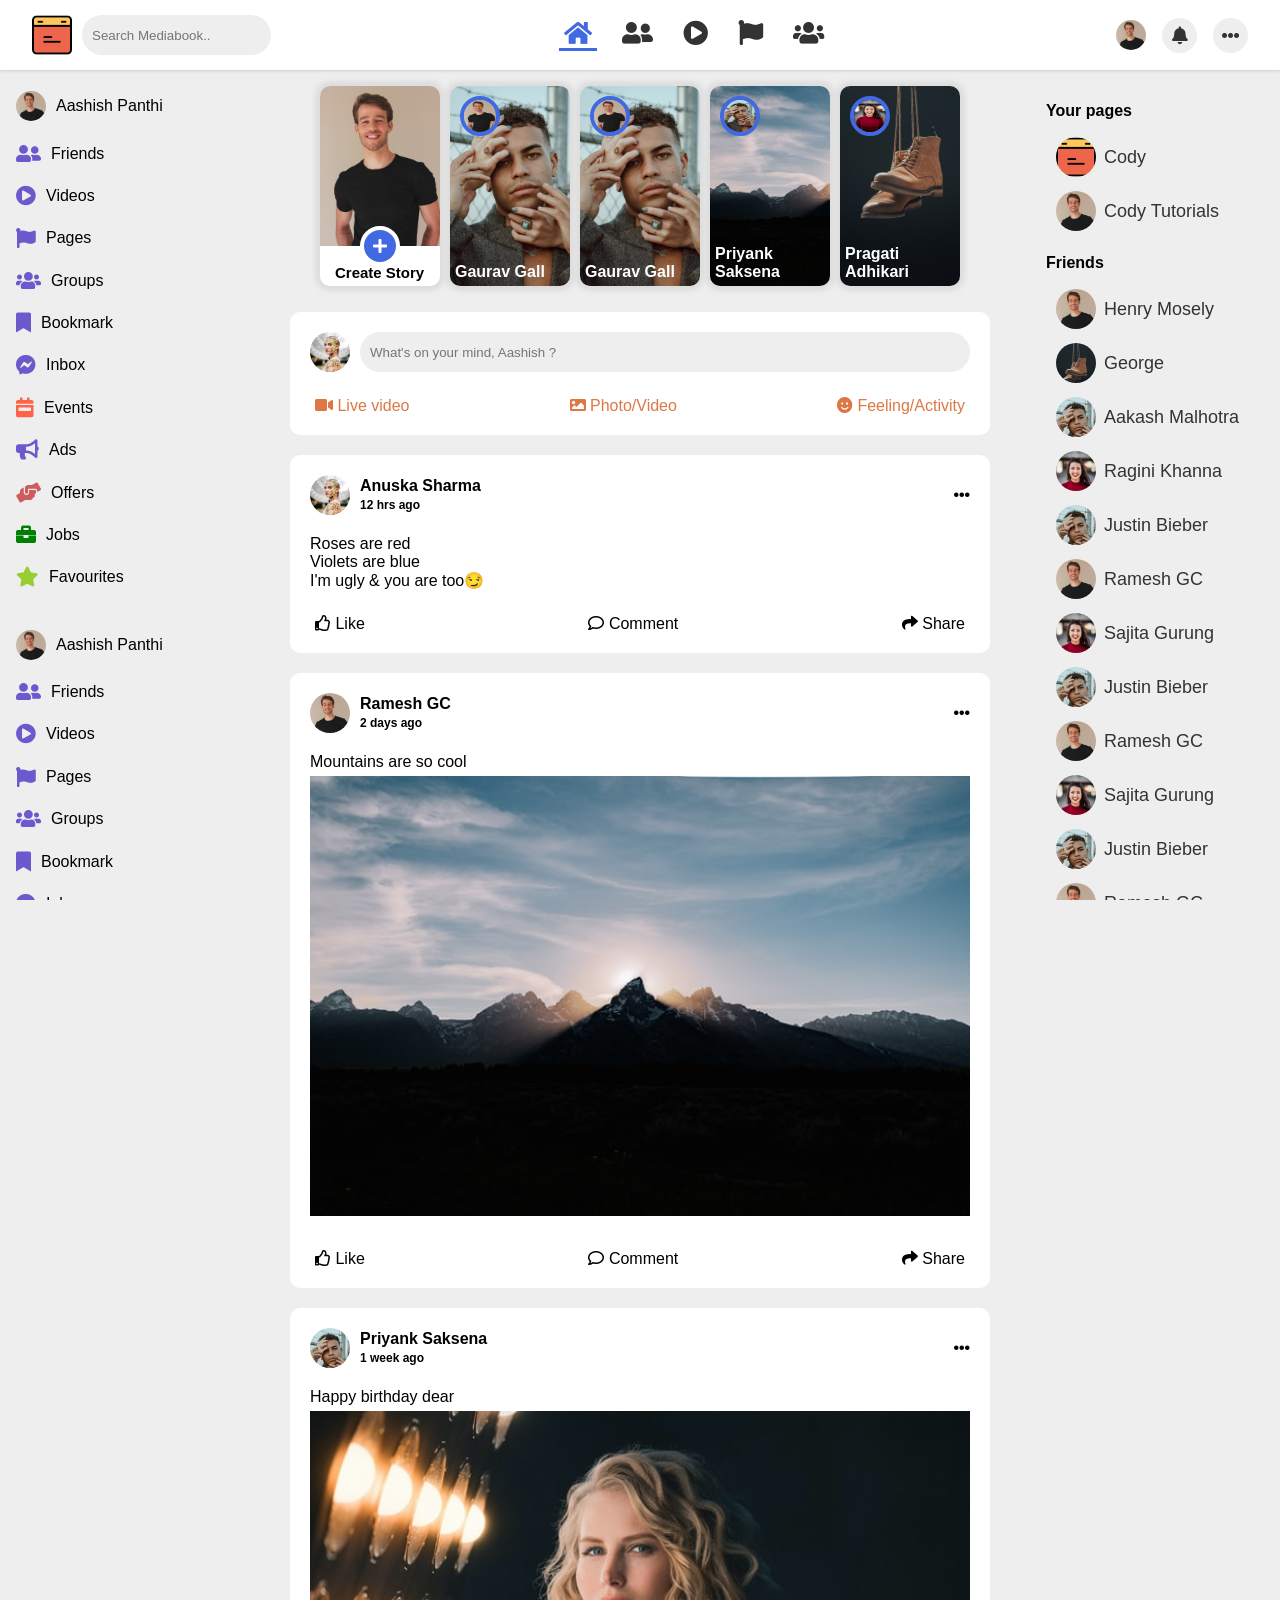
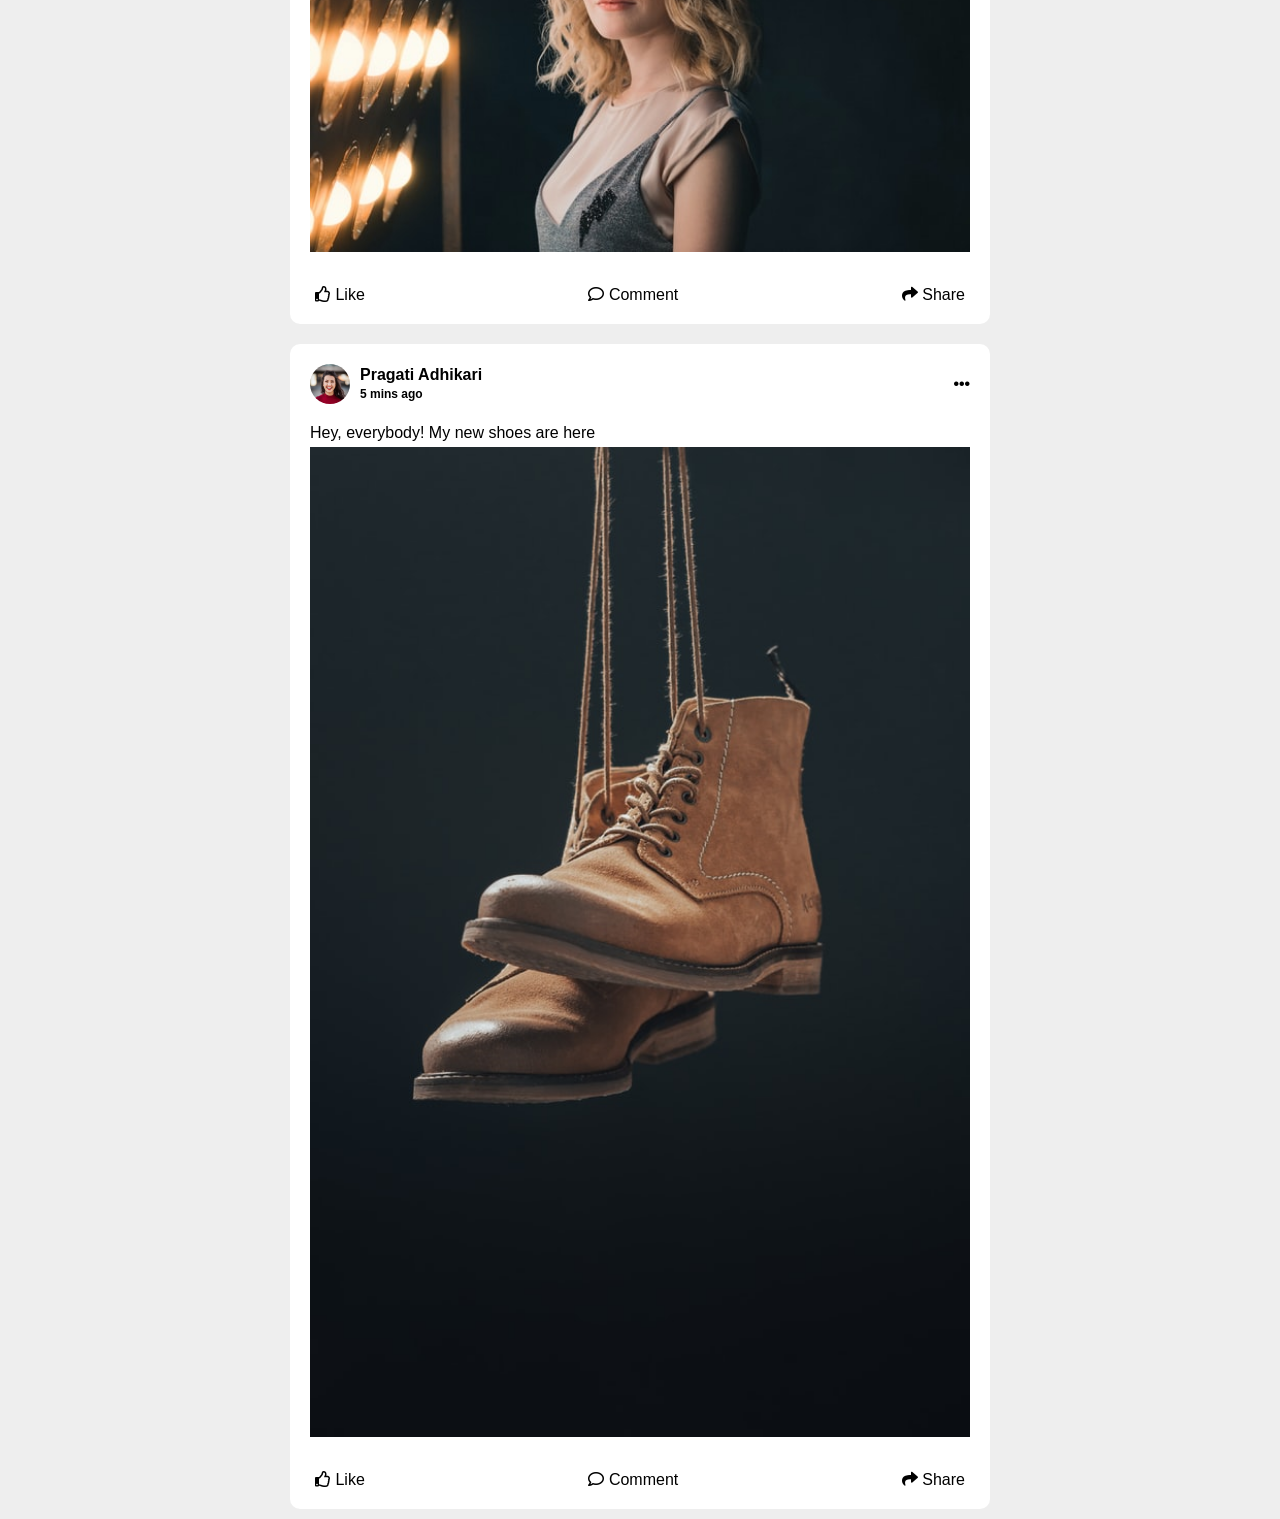
<file: index.html>
<!DOCTYPE html>
<html lang="en">

<head>
    <meta charset="UTF-8">
    <meta http-equiv="X-UA-Compatible" content="IE=edge">
    <meta name="viewport" content="width=device-width, initial-scale=1.0">


    <link rel="shortcut icon" href="./images/logo.png" type="image/x-icon">
    <link rel="stylesheet" href="https://cdnjs.cloudflare.com/ajax/libs/font-awesome/5.15.4/css/all.min.css"
        integrity="sha512-1ycn6IcaQQ40/MKBW2W4Rhis/DbILU74C1vSrLJxCq57o941Ym01SwNsOMqvEBFlcgUa6xLiPY/NS5R+E6ztJQ=="
        crossorigin="anonymous" referrerpolicy="no-referrer" />
    <link rel="stylesheet" href="style.css">
    <title>MediaBook</title>
</head>

<body>
    <nav>
        <div class="nav-left">
            <img src="./images/logo.png" alt="Logo">
            <input type="text" placeholder="Search Mediabook..">
        </div>

        <div class="nav-middle">
            <a href="#" class="active">
                <i class="fa fa-home"></i>
            </a>

            <a href="#">
                <i class="fa fa-user-friends"></i>
            </a>

            <a href="#">
                <i class="fa fa-play-circle"></i>
            </a>
            <a href="#">
                <i class="fa fa-flag"></i>
            </a>
            <a href="#">
                <i class="fa fa-users"></i>
            </a>
        </div>

        <div class="nav-right">
            <span class="profile"></span>

            <a href="#">
                <i class="fa fa-bell"></i>
            </a>

            <a href="#">
                <i class="fas fa-ellipsis-h"></i>
            </a>
        </div>
    </nav>


    <div class="container">



        <div class="left-panel">
            <ul>
                <li>
                    <span class="profile"></span>
                    <p>Aashish Panthi</p>
                </li>
                <li>
                    <i class="fa fa-user-friends"></i>
                    <p>Friends</p>
                </li>
                <li>
                    <i class="fa fa-play-circle"></i>
                    <p>Videos</p>
                </li>
                <li>
                    <i class="fa fa-flag"></i>
                    <p>Pages</p>
                </li>
                <li>
                    <i class="fa fa-users"></i>
                    <p>Groups</p>
                </li>
                <li>
                    <i class="fa fa-bookmark"></i>
                    <p>Bookmark</p>
                </li>
                <li>
                    <i class="fab fa-facebook-messenger"></i>
                    <p>Inbox</p>
                </li>
                <li>
                    <i class="fas fa-calendar-week"></i>
                    <p>Events</p>
                </li>
                <li>
                    <i class="fa fa-bullhorn"></i>
                    <p>Ads</p>
                </li>
                <li>
                    <i class="fas fa-hands-helping"></i>
                    <p>Offers</p>
                </li>
                <li>
                    <i class="fas fa-briefcase"></i>
                    <p>Jobs</p>
                </li>
                <li>
                    <i class="fa fa-star"></i>
                    <p>Favourites</p>
                </li>
            </ul>

            <ul>
                <li>
                    <span class="profile"></span>
                    <p>Aashish Panthi</p>
                </li>
                <li>
                    <i class="fa fa-user-friends"></i>
                    <p>Friends</p>
                </li>
                <li>
                    <i class="fa fa-play-circle"></i>
                    <p>Videos</p>
                </li>
                <li>
                    <i class="fa fa-flag"></i>
                    <p>Pages</p>
                </li>
                <li>
                    <i class="fa fa-users"></i>
                    <p>Groups</p>
                </li>
                <li>
                    <i class="fa fa-bookmark"></i>
                    <p>Bookmark</p>
                </li>
                <li>
                    <i class="fab fa-facebook-messenger"></i>
                    <p>Inbox</p>
                </li>
                <li>
                    <i class="fas fa-calendar-week"></i>
                    <p>Events</p>
                </li>
                <li>
                    <i class="fa fa-bullhorn"></i>
                    <p>Ads</p>
                </li>
                <li>
                    <i class="fas fa-hands-helping"></i>
                    <p>Offers</p>
                </li>
                <li>
                    <i class="fas fa-briefcase"></i>
                    <p>Jobs</p>
                </li>
                <li>
                    <i class="fa fa-star"></i>
                    <p>Favourites</p>
                </li>
            </ul>

            <div class="footer-links">
                <a href="#">Privacy</a>
                <a href="#">Terms</a>
                <a href="#">Advance</a>
                <a href="#">More</a>
            </div>
        </div>


        <div class="middle-panel">

            <div class="story-section">

                <div class="story create">
                    <div class="dp-image">
                        <img src="./images/dp.jpg" alt="Profile pic">
                    </div>
                    <span class="dp-container">
                        <i class="fa fa-plus"></i>
                    </span>
                    <span class="name">Create Story</span>
                </div>

                <!-- <div class="story other">


                </div> -->


                <div class="story">
                    <img src="./images/boy.jpg" alt="Story image">
                    <span class="dp-container">
                        <img src="./images/dp.jpg" alt="Profile pic">
                    </span>
                    <span class="name">Gaurav Gall</span>
                </div>

                <div class="story">
                    <img src="./images/boy.jpg" alt="Story image">
                    <span class="dp-container">
                        <img src="./images/dp.jpg" alt="Profile pic">
                    </span>
                    <span class="name">Gaurav Gall</span>
                </div>

                <div class="story">
                    <img src="./images/mountains.jpg" alt="Story image">
                    <span class="dp-container">
                        <img src="./images/boy.jpg" alt="Profile pic">
                    </span>
                    <span class="name">Priyank Saksena</span>
                </div>

                <div class="story">
                    <img src="./images/shoes.jpg" alt="Story image">
                    <span class="dp-container">
                        <img src="./images/model.jpg" alt="Profile pic">
                    </span>
                    <span class="name">Pragati Adhikari</span>
                </div>
            </div>

            <div class="post create">
                <div class="post-top">
                    <div class="dp">
                        <img src="./images/girl.jpg" alt="">
                    </div>
                    <input type="text" placeholder="What's on your mind, Aashish ?" />
                </div>

                <div class="post-bottom">
                    <div class="action">
                        <i class="fa fa-video"></i>
                        <span>Live video</span>
                    </div>
                    <div class="action">
                        <i class="fa fa-image"></i>
                        <span>Photo/Video</span>
                    </div>
                    <div class="action">
                        <i class="fa fa-smile"></i>
                        <span>Feeling/Activity</span>
                    </div>
                </div>
            </div>

            <div class="post">
                <div class="post-top">
                    <div class="dp">
                        <img src="./images/girl.jpg" alt="">
                    </div>
                    <div class="post-info">
                        <p class="name">Anuska Sharma</p>
                        <span class="time">12 hrs ago</span>
                    </div>
                    <i class="fas fa-ellipsis-h"></i>
                </div>

                <div class="post-content">
                    Roses are red <br>
                    Violets are blue <br>
                    I'm ugly & you are too😏
                </div>

                <div class="post-bottom">
                    <div class="action">
                        <i class="far fa-thumbs-up"></i>
                        <span>Like</span>
                    </div>
                    <div class="action">
                        <i class="far fa-comment"></i>
                        <span>Comment</span>
                    </div>
                    <div class="action">
                        <i class="fa fa-share"></i>
                        <span>Share</span>
                    </div>
                </div>
            </div>

            <div class="post">
                <div class="post-top">
                    <div class="dp">
                        <img src="./images/dp.jpg" alt="">
                    </div>
                    <div class="post-info">
                        <p class="name">Ramesh GC</p>
                        <span class="time">2 days ago</span>
                    </div>
                    <i class="fas fa-ellipsis-h"></i>
                </div>

                <div class="post-content">
                    Mountains are so cool
                    <img src="images/mountains.jpg" />
                </div>

                <div class="post-bottom">
                    <div class="action">
                        <i class="far fa-thumbs-up"></i>
                        <span>Like</span>
                    </div>
                    <div class="action">
                        <i class="far fa-comment"></i>
                        <span>Comment</span>
                    </div>
                    <div class="action">
                        <i class="fa fa-share"></i>
                        <span>Share</span>
                    </div>
                </div>
            </div>

            <div class="post">
                <div class="post-top">
                    <div class="dp">
                        <img src="./images/boy.jpg" alt="">
                    </div>
                    <div class="post-info">
                        <p class="name">Priyank Saksena</p>
                        <span class="time">1 week ago</span>
                    </div>
                    <i class="fas fa-ellipsis-h"></i>
                </div>
                <div class="post-content">
                    Happy birthday dear
                    <img src="./images/girl_with_light.jpg" alt="Mountains">
                </div>
                <div class="post-bottom">
                    <div class="action">
                        <i class="far fa-thumbs-up"></i>
                        <span>Like</span>
                    </div>
                    <div class="action">
                        <i class="far fa-comment"></i>
                        <span>Comment</span>
                    </div>
                    <div class="action">
                        <i class="fa fa-share"></i>
                        <span>Share</span>
                    </div>
                </div>
            </div>

            <div class="post">
                <div class="post-top">
                    <div class="dp">
                        <img src="./images/model.jpg" alt="">
                    </div>
                    <div class="post-info">
                        <p class="name">Pragati Adhikari</p>
                        <span class="time">5 mins ago</span>
                    </div>
                    <i class="fas fa-ellipsis-h"></i>
                </div>
                <div class="post-content">
                    Hey, everybody! My new shoes are here
                    <img src="./images/shoes.jpg" alt="Shoes">
                </div>
                <div class="post-bottom">
                    <div class="action">
                        <i class="far fa-thumbs-up"></i>
                        <span>Like</span>
                    </div>
                    <div class="action">
                        <i class="far fa-comment"></i>
                        <span>Comment</span>
                    </div>
                    <div class="action">
                        <i class="fa fa-share"></i>
                        <span>Share</span>
                    </div>
                </div>
            </div>

        </div>


        <div class="right-panel">


            <div class="pages-section">
                <h4>Your pages</h4>
                <a class='page' href="#">
                    <div class="dp">
                        <img src="./images/logo.png" alt="">
                    </div>
                    <p class="name">Cody</p>
                </a>

                <a class='page' href="#">
                    <div class="dp">
                        <img src="./images/dp.jpg" alt="">
                    </div>
                    <p class="name">Cody Tutorials</p>
                </a>
            </div>

            <div class="friends-section">
                <h4>Friends</h4>
                <a class='friend' href="#">
                    <div class="dp">
                        <img src="./images/dp.jpg" alt="">
                    </div>
                    <p class="name">Henry Mosely</p>
                </a>

                <a class='friend' href="#">
                    <div class="dp">
                        <img src="./images/shoes.jpg" alt="">
                    </div>
                    <p class="name">George</p>
                </a>

                <a class="friend" href="#">
                    <div class="dp">
                        <img src="./images/boy.jpg" alt="">
                    </div>
                    <p class="name">Aakash Malhotra</p>
                </a>

                <a class="friend" href="#">
                    <div class="dp">
                        <img src="./images/model.jpg" alt="">
                    </div>
                    <p class="name">Ragini Khanna</p>
                </a>
                <a class="friend" href="#">
                    <div class="dp">
                        <img src="./images/boy.jpg" alt="">
                    </div>
                    <p class="name">Justin Bieber</p>
                </a>

                <a class="friend" href="#">
                    <div class="dp">
                        <img src="./images/dp.jpg" alt="">
                    </div>
                    <p class="name">Ramesh GC</p>
                </a>

                <a class="friend" href="#">
                    <div class="dp">
                        <img src="./images/model.jpg" alt="">
                    </div>
                    <p class="name">Sajita Gurung</p>
                </a><a class="friend" href="#">
                    <div class="dp">
                        <img src="./images/boy.jpg" alt="">
                    </div>
                    <p class="name">Justin Bieber</p>
                </a>

                <a class="friend" href="#">
                    <div class="dp">
                        <img src="./images/dp.jpg" alt="">
                    </div>
                    <p class="name">Ramesh GC</p>
                </a>

                <a class="friend" href="#">
                    <div class="dp">
                        <img src="./images/model.jpg" alt="">
                    </div>
                    <p class="name">Sajita Gurung</p>
                </a><a class="friend" href="#">
                    <div class="dp">
                        <img src="./images/boy.jpg" alt="">
                    </div>
                    <p class="name">Justin Bieber</p>
                </a>

                <a class="friend" href="#">
                    <div class="dp">
                        <img src="./images/dp.jpg" alt="">
                    </div>
                    <p class="name">Ramesh GC</p>
                </a>

                <a class="friend" href="#">
                    <div class="dp">
                        <img src="./images/model.jpg" alt="">
                    </div>
                    <p class="name">Sajita Gurung</p>
                </a>

            </div>


        </div>
    </div>
</body>

</html>
</file>
<file: style.css>
*{
    margin:0;
    padding:0;
    box-sizing: border-box;
    font-family: sans-serif;
}

nav{
    height:70px;
    width:100%;
    padding: 0 2rem;
    display:flex;
    justify-content: space-between;
    background-color: #fff;
    box-shadow: 0px 1px 3px #ccc;
    position:sticky;
    top:0;
    z-index:99;
}

nav .nav-left, nav .nav-right{
    display:flex;
    align-items: center;
}

nav .nav-left > img{
    width:40px;
}

nav .nav-left > input{
    height:40px;
    padding:5px 10px;
    border:none;
    border-radius: 25px;
    outline:none;
    background-color: #eee;
    margin-left: 10px;
}

nav .nav-middle{
    display:flex;
    /* align-items:flex-end; */
    padding-bottom: 5px;
    align-items: center;
}

nav .nav-middle a{
    text-decoration: none;
    color:#333;
    padding:5px;
    margin:0px 10px;
}

nav .nav-middle a.active{
    color:royalblue;
    position:relative;
}

nav .nav-middle a.active::after{
    content:'';
    width:100%;
    height:3px;
    position:absolute;
    bottom:0;
    left:0;
    background:royalblue;
}

nav .nav-middle a > i{
    font-size: 25px;
}

nav .nav-right .profile, .container .left-panel .profile{
    background: url('./images/dp.jpg');
    height:30px;
    width:30px;
    background-size: cover;
    border-radius: 50%;
    cursor: pointer;
}

nav .nav-right a{
    text-decoration: none;
    color:#333;
    height:35px;
    width:35px;
    border-radius: 50%;
    background:#eee;
    display:grid;
    place-items: center;
    margin-left:1rem;
}

nav .nav-right a > i{
    font-size:18px;
}


.container{
    background:#eee;
    display:flex;
}

.container .left-panel, .container .right-panel{
    position: sticky;
    top:70px;
    width:250px;
    height:calc(100vh - 70px);
    overflow:hidden;
    overflow-y: scroll;
}

.container .left-panel ul{
    padding:10px 0px;
}

.container .left-panel ul li{
    list-style: none;
    display: flex;
    padding:.7rem 1rem;
    align-items: center;
    transition: .3s;
    border-radius: 5px;
    cursor: pointer;
}

.container .left-panel ul li:hover{
    background:#ddd;
}

.container .left-panel ul li > p{
    margin-left: 10px;
}

.container .left-panel ul li > i{
    font-size:20px;
    color:slateblue;
}

.container .left-panel ul li > i.fa-calendar-week{
    color:tomato;
}

.container .left-panel ul li i.fa-briefcase{
    color:green;
}

.container .left-panel ul li i.fa-star{
    color:yellowgreen;
}

.container .left-panel ul li i.fa-hands-helping{
    color:indianred;
}

.container .left-panel .footer-links{
    padding:5px 1rem;
}

.container .left-panel .footer-links a{
    text-decoration: none;
    color:#333;
    font-size:12px;
}

.middle-panel{
    flex:1;
    display:flex;
    flex-direction: column;
    align-items:center;

    /* overflow:hidden;
    overflow-y: scroll; */
}

.middle-panel .story-section{
    display:flex;
    padding:1rem;
}

.middle-panel .story-section .story{
    width:120px;
    height:200px;
    border-radius: 10px;
    position: relative;
    overflow:hidden;
    cursor: pointer;
    margin:0px 5px;
    box-shadow: 0 0 5px 5px #ddd;
    background:#fff;
}

.middle-panel .story-section .story > img{
    height:100%;
    transition:.3s ease-in;
}

.middle-panel .story-section .story:hover > img{
    transform:scale(1.05);
}

.middle-panel .story-section .story .dp-container{
    width:40px;
    height:40px;
    border-radius: 50%;
    overflow:hidden;
    position:absolute;
    top:10px;
    left:10px;
    border:royalblue 4px solid; 
}

.middle-panel .story-section .story .dp-container > img{
    width:100%;
    height:100%;
}

.middle-panel .story-section .story .name{
    position:absolute;
    bottom:0px;
    left:0px;
    padding:5px;
    color:#fff;
    font-weight:bold;
}

.middle-panel .story-section .story.create .dp-image{
    height:80%;
    overflow:hidden;
}

.middle-panel .story-section .story.create .dp-image img{
    width:100%;
}

.middle-panel .story-section .story.create .dp-container{
    top:70%;
    left:50%;
    transform: translateX(-50%);
    display:grid;
    place-items: center;
    background:royalblue;
    border:4px solid #fff;
}

.middle-panel .story-section .story.create .dp-container i{
    color: #fff;
}

.middle-panel .story-section .story.create .name{
    color: #000;
    font-size:15px;
    left:10px;
}

.post{
    width:700px;
    background:#fff;
    border-radius:10px;
    padding:10px;
    margin:10px;
}

.post .post-top{
    display:flex;
    align-items: center;
    padding:10px;
}

.post .post-top .dp{
    width:40px;
    height:40px;
    border-radius: 50%;
    overflow:hidden;
}

.post .post-top .dp > img{
    width:100%;
    cursor:pointer;
}

.post .post-top .post-info{
    margin-left:10px;    
    font-weight: bold;
}

.post .post-top .post-info .name{
    cursor:pointer;
    font-size:16px;
}

.post .post-top .post-info .time{
    font-size:12px;
    cursor:pointer;
}

.post .post-top i{
    margin-left:auto;
    cursor: pointer;
}

.post .post-top > input{
    height:40px;
    padding:5px 10px;
    border-radius:25px;
    outline:none;
    border:none;
    flex:1;
    background:#eee;
    margin-left:10px;
}

.post .post-content{
    font-size:16px;
    font-weight:normal;
    padding:10px;
}

.post .post-content > img{
    width:100%;
    margin:5px 0px;
}

.post .post-bottom{
    box-shadow: 1px solid #ddd;
    display:flex;
    justify-content: space-between;
    padding:5px 5px 0px 5px;
}

.post .post-bottom .action{
    padding:10px;
    border-radius:10px;
    transition: .3s ease-in;
    cursor: pointer;
}

.post .post-bottom .action:hover{
    background:#eee;
}

.post.create .post-bottom > .action{
    color:#d74;
}

.container .right-panel{
    padding:1rem;
}

.right-panel .pages-section,
.right-panel .friends-section{
    margin:1rem 0px;
}

.right-panel .pages-section h4,
.right-panel .friends-section h4{
    margin-bottom:10px;
}

.right-panel .pages-section .page,
.right-panel .friends-section .friend{
    display: flex;
    align-items:center;
    text-decoration: none;
    transition: .3s ease-in-out;
    border-radius: 5px;
    padding:7px 10px;
    color:#333;
}

.right-panel .pages-section .page:hover,
.right-panel .friends-section .friend:hover{
    background:#ddd;
}

.right-panel .pages-section .page > .dp,
.right-panel .friends-section .friend > .dp{
    height:40px;
    width:40px;
    border-radius: 50%;
    overflow:hidden;
    cursor: pointer;
}

.right-panel .pages-section .page > .dp > img, 
.right-panel .friends-section .friend > .dp > img{
    width:100%;
}

.right-panel .pages-section .name, .right-panel .friends-section .name{
    font-size:18px;
    cursor:pointer;
    margin-left:8px;
}


























/* my own */




::-webkit-scrollbar{
    width: 6px;
    background-color: #000;
}
::-webkit-scrollbar-thumb{
    border-radius: 8px;
    /* background: linear-gradient(transparent,#f00); */
    background: linear-gradient(to top,#f00,#ff0,#f0f);

}







/* Extra small devices (phones, 600px and down) */
@media only screen and (min-width: 400px) and (max-width: 600px) {
    body{
        max-width: 600px;
    }

    nav{
        height:25px;
    }

    nav .nav-middle a > i{
        font-size: 12px;
    }

    .container{
        background:#eee;
        display: inline;
    }

    .container .left-panel, .container .right-panel {
        display: none;
        visibility: hidden;
    }

    nav .nav-left{
        display: none;
        visibility: hidden;
    }

    .nav-middle{
        float: left;
    }

    nav .nav-middle a{
        padding:1px;
    }

    nav .nav-right .profile{
        height:16px;
        width:16px;
    }

    nav .nav-right a{
        height:18px;
        width: 18px;
    }
}

/* Small devices (portrait tablets and large phones, 600px and up) */
@media only screen and (min-width: 600px) and (max-width: 768px) {
    body{
        max-width: 768px;
    }

    nav{
        height:30px;
    }

    nav .nav-middle a > i{
        font-size: 14px;
    }

    .container{
        background:#eee;
        display: inline;
    }

    .container .left-panel, .container .right-panel{
        display: none;
        visibility: hidden;
    }

    nav .nav-left{
    display: none;
        visibility: hidden;
    }

    nav .nav-middle a{
        padding:2px;
    }

    nav .nav-right .profile{
        height:19px;
        width:19px;
    }

    nav .nav-right a{
        height:22px;
        width: 22px;
    }
}

/* Medium devices (landscape tablets, 768px and up) */
@media only screen and (min-width: 768px) and (max-width: 992px) {
    body{
        max-width: 992px;
    }

    nav{
        height:40px;
    }

    nav .nav-middle a > i{
        font-size: 16px;
    }

    .container{
        background:#eee;
        display: inline;
    }

    .container .left-panel, .container .right-panel{
        display: none;
        visibility: hidden;
    }

    nav .nav-left{
    display: none;
        visibility: hidden;
    }

    nav .nav-right .profile{
        height:22px;
        width:22px;
    }

    nav .nav-middle a{
        padding:3px;
    }

    nav .nav-right a{
        height:26px;
        width: 26px;
    }
}

/* Large devices (laptops/desktops, 992px and up) */
@media only screen and (min-width: 992px) and (max-width: 1200px) {
    body{
        max-width: 1200px;
    }

    nav{
        height:50px;
    }

    nav .nav-middle a > i{
        font-size: 16px;
    }

    .container .left-panel, .container .right-panel , .nav-left{
        display: none;
        visibility: hidden;
    }

    nav .nav-left{
    display: none;
        visibility: hidden;
    }

    nav .nav-middle a{
        padding:4px;
    }

    nav .nav-right .profile{
        height:26px;
        width:26px;
    }

    nav .nav-right a{
        height:30px;
        width: 30px;
    }
}

/* Extra large devices (large laptops and desktops, 1200px and up) */
/* @media only screen and (min-width: 1200px) {
    nav .nav-middle a > i{
        font-size: 16px;
    }
} */




.slider{
  width: 100%;
  height: 100%;
  border-radius: 10px;
  overflow: hidden;
}

.slides{
  width: 500%;
  height: 500px;
  display: flex;
}

.slides input{
  display: none;
}

.slide{
  width: 20%;
  transition: 2s;
}

/* .slide img{
  width: 800px;
  height: 500px;
} */

/*css for manual slide navigation*/
















.navigation-manual{
  position: absolute;
  width: 800px;
  margin-top: -40px;
  display: flex;
  justify-content: center;
}

.manual-btn{
  border: 2px solid #40D3DC;
  padding: 5px;
  border-radius: 10px;
  cursor: pointer;
  transition: 1s;
}

.manual-btn:not(:last-child){
  margin-right: 40px;
}

.manual-btn:hover{
  background: #40D3DC;
}

#radio1:checked ~ .first{
  margin-left: 0;
}

#radio2:checked ~ .first{
  margin-left: -20%;
}

#radio3:checked ~ .first{
  margin-left: -40%;
}

#radio4:checked ~ .first{
  margin-left: -60%;
}

/*css for automatic navigation*/

.navigation-auto{
  position: absolute;
  display: flex;
  width: 800px;
  justify-content: center;
  margin-top: 460px;
}

.navigation-auto div{
  border: 2px solid #40D3DC;
  padding: 5px;
  border-radius: 10px;
  transition: 1s;
}

.navigation-auto div:not(:last-child){
  margin-right: 40px;
}

#radio1:checked ~ .navigation-auto .auto-btn1{
  background: #40D3DC;
}

#radio2:checked ~ .navigation-auto .auto-btn2{
  background: #40D3DC;
}

#radio3:checked ~ .navigation-auto .auto-btn3{
  background: #40D3DC;
}

#radio4:checked ~ .navigation-auto .auto-btn4{
  background: #40D3DC;
}

#radio5:checked ~ .navigation-auto .auto-btn1{
  background: #40D3DC;
}

#radio2:checked ~ .navigation-auto .auto-btn2{
  background: #40D3DC;
}

#radio3:checked ~ .navigation-auto .auto-btn3{
  background: #40D3DC;
}

#radio4:checked ~ .navigation-auto .auto-btn4{
  background: #40D3DC;
}

#radio1:checked ~ .navigation-auto .auto-btn1{
  background: #40D3DC;
}

#radio2:checked ~ .navigation-auto .auto-btn2{
  background: #40D3DC;
}

#radio3:checked ~ .navigation-auto .auto-btn3{
  background: #40D3DC;
}

#radio4:checked ~ .navigation-auto .auto-btn4{
  background: #40D3DC;
}

#radio1:checked ~ .navigation-auto .auto-btn1{
  background: #40D3DC;
}

#radio2:checked ~ .navigation-auto .auto-btn2{
  background: #40D3DC;
}

#radio3:checked ~ .navigation-auto .auto-btn3{
  background: #40D3DC;
}

#radio4:checked ~ .navigation-auto .auto-btn4{
  background: #40D3DC;
}

#radio1:checked ~ .navigation-auto .auto-btn1{
  background: #40D3DC;
}

#radio2:checked ~ .navigation-auto .auto-btn2{
  background: #40D3DC;
}

#radio3:checked ~ .navigation-auto .auto-btn3{
  background: #40D3DC;
}

#radio4:checked ~ .navigation-auto .auto-btn4{
  background: #40D3DC;
}

#radio1:checked ~ .navigation-auto .auto-btn1{
  background: #40D3DC;
}

#radio2:checked ~ .navigation-auto .auto-btn2{
  background: #40D3DC;
}

#radio3:checked ~ .navigation-auto .auto-btn3{
  background: #40D3DC;
}

#radio4:checked ~ .navigation-auto .auto-btn4{
  background: #40D3DC;
}

#radio1:checked ~ .navigation-auto .auto-btn1{
  background: #40D3DC;
}

#radio2:checked ~ .navigation-auto .auto-btn2{
  background: #40D3DC;
}

#radio3:checked ~ .navigation-auto .auto-btn3{
  background: #40D3DC;
}

#radio4:checked ~ .navigation-auto .auto-btn4{
  background: #40D3DC;
}

#radio1:checked ~ .navigation-auto .auto-btn1{
  background: #40D3DC;
}

#radio2:checked ~ .navigation-auto .auto-btn2{
  background: #40D3DC;
}

#radio3:checked ~ .navigation-auto .auto-btn3{
  background: #40D3DC;
}

#radio4:checked ~ .navigation-auto .auto-btn4{
  background: #40D3DC;
}
</file>
